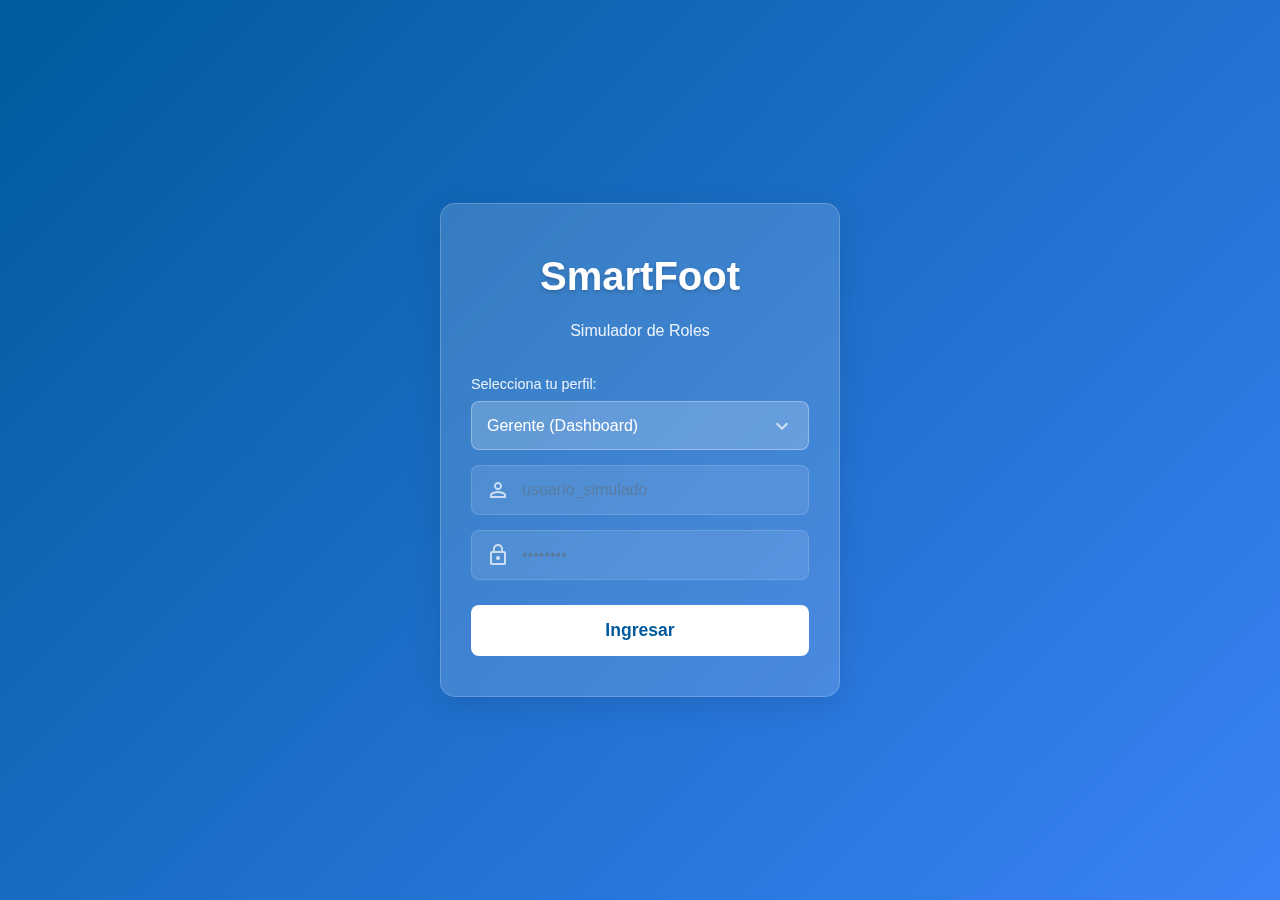
<file: index.html>
<!DOCTYPE html>
<html lang="es">
<head>
    <meta charset="UTF-8">
    <meta name="viewport" content="width=device-width, initial-scale=1.0">
    <title>SmartFoot Login</title>
    <link rel="stylesheet" href="css/style.css">
    <link href="https://fonts.googleapis.com/icon?family=Material+Icons" rel="stylesheet">
</head>
<body class="login-page-body">

    <div class="login-card">
        <h1>SmartFoot</h1>
        <p>Simulador de Roles</p>
        
        <div class="form-group">
            <label for="user-type" class="login-label">Selecciona tu perfil:</label>
            <div class="select-wrapper">
                <select id="user-type">
                    <option value="gerente">Gerente (Dashboard)</option>
                    <option value="auxiliar">Auxiliar (Almacén)</option>
                    <option value="vendedor">Vendedor (Caja)</option>
                </select>
                <span class="material-icons select-arrow">expand_more</span>
            </div>
        </div>

        <div class="form-group input-with-icon">
            <span class="material-icons">person_outline</span>
            <input type="text" id="usuario" placeholder="usuario_simulado" disabled>
        </div>
        <div class="form-group input-with-icon">
            <span class="material-icons">lock_outline</span>
            <input type="password" id="password" placeholder="••••••••" disabled>
        </div>

        <button class="btn btn-primary btn-full-width" id="login-btn">
            Ingresar
        </button>
    </div>

    <script src="js/main.js"></script>
</body>
</html>
</file>
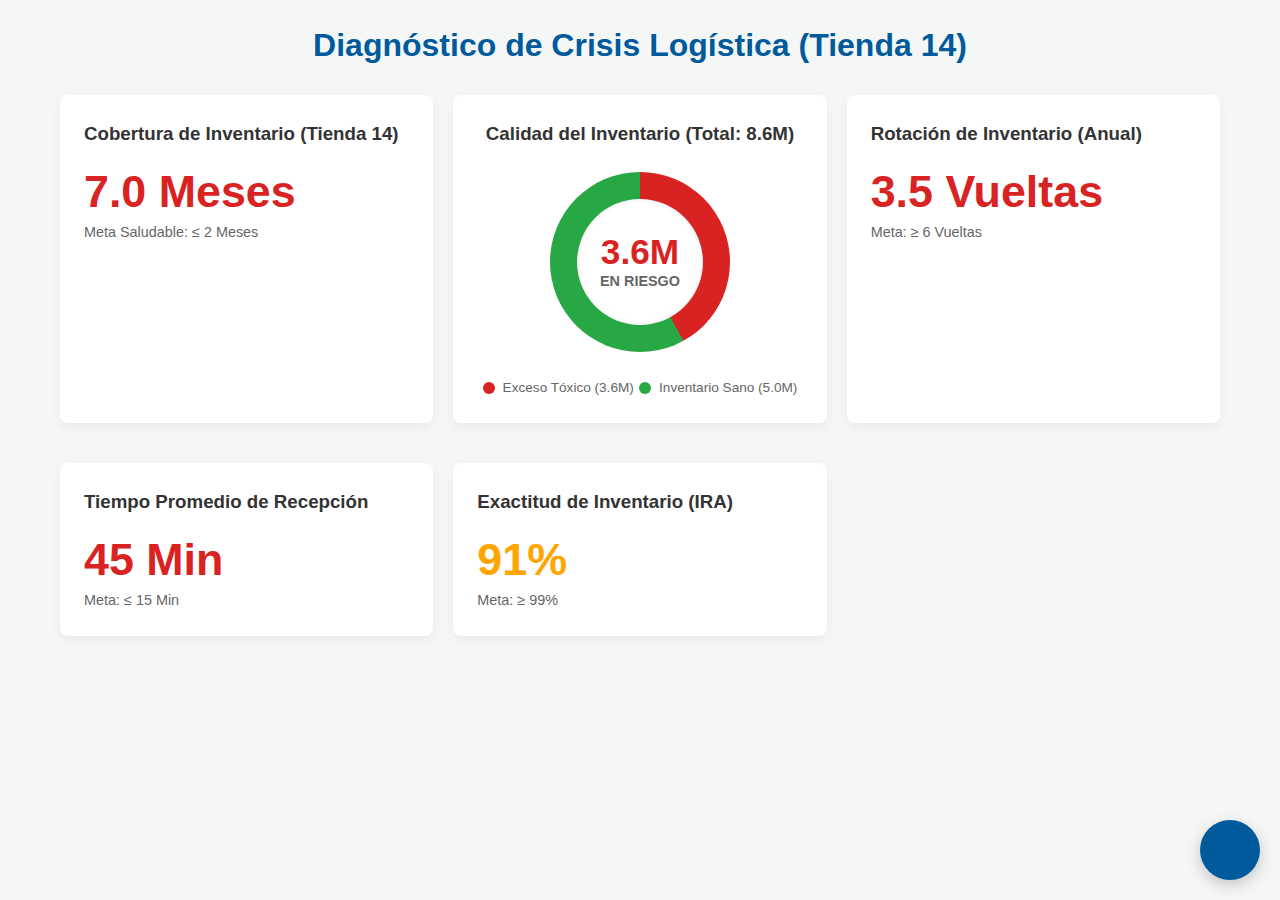
<file: BotV1/index.html>
<!DOCTYPE html>
<html lang="es">
<head>
    <meta charset="UTF-8">
    <title>SmartFoot Dashboard KPI</title>
    <link rel="stylesheet" href="/styles/style.css">
    <link href="https://fonts.googleapis.com/icon?family=Material+Icons" rel="stylesheet">
</head>
<body>

    <div class="dashboard-container">
        
        <h1>Diagnóstico de Crisis Logística (Tienda 14)</h1>
        
        <div class="kpi-grid">

            <div class="card kpi-card">
                <h3>Cobertura de Inventario (Tienda 14)</h3>
                <p class="kpi-value text-danger">7.0 Meses</p>
                <p class="kpi-meta">Meta Saludable: ≤ 2 Meses</p>
            </div>

            <div class="card kpi-card donut-chart-container">
                <h3>Calidad del Inventario (Total: 8.6M)</h3>
                
                <div class="donut-chart" role="progressbar" aria-valuenow="42" aria-valuemin="0" aria-valuemax="100">
                    <span class="donut-center-text">
                        <span class="donut-value text-danger">3.6M</span>
                        EN RIESGO
                    </span>
                </div>
                
                <div class="donut-legend">
                    <div class="legend-item">
                        <span class="legend-dot" style="background-color: var(--color-danger);"></span>
                        Exceso Tóxico (3.6M)
                    </div>
                    <div class="legend-item">
                        <span class="legend-dot" style="background-color: var(--color-success);"></span>
                        Inventario Sano (5.0M)
                    </div>
                </div>
            </div>

            <div class="card kpi-card">
                <h3>Rotación de Inventario (Anual)</h3>
                <p class="kpi-value text-danger">3.5 Vueltas</p>
                <p class="kpi-meta">Meta: ≥ 6 Vueltas</p>
            </div>

            <div class="card kpi-card">
                <h3>Tiempo Promedio de Recepción</h3>
                <p class="kpi-value text-danger">45 Min</p> <p class="kpi-meta">Meta: ≤ 15 Min</p>
            </div>
            
            <div class="card kpi-card">
                <h3>Exactitud de Inventario (IRA)</h3>
                <p class="kpi-value text-warning">91%</p> <p class="kpi-meta">Meta: ≥ 99%</p>
            </div>

        </div> </div> <div id="chat-bubble">
        <span class="material-icons">support_agent</span>
        <span id="chat-notification" class="notification-dot"></span>
    </div>

    <div class="chat-container" id="chat-widget-container">
        
        <div class="chat-header">
            <h3>Asistente de Decisión SmartFoot</h3>
            <button id="close-chat" class="close-btn">&times;</button>
        </div>
        
        <div id="chatbox">
            </div>

        <div class="chat-input-area">
            <input type="text" id="userInput" placeholder="Escribe 'Sí' o 'Ignorar'..." />
            <button id="sendButton" class="btn btn-primary">Enviar</button>
        </div>
    </div>

    <script src="app.js"></script>
</body>
</html>
</file>
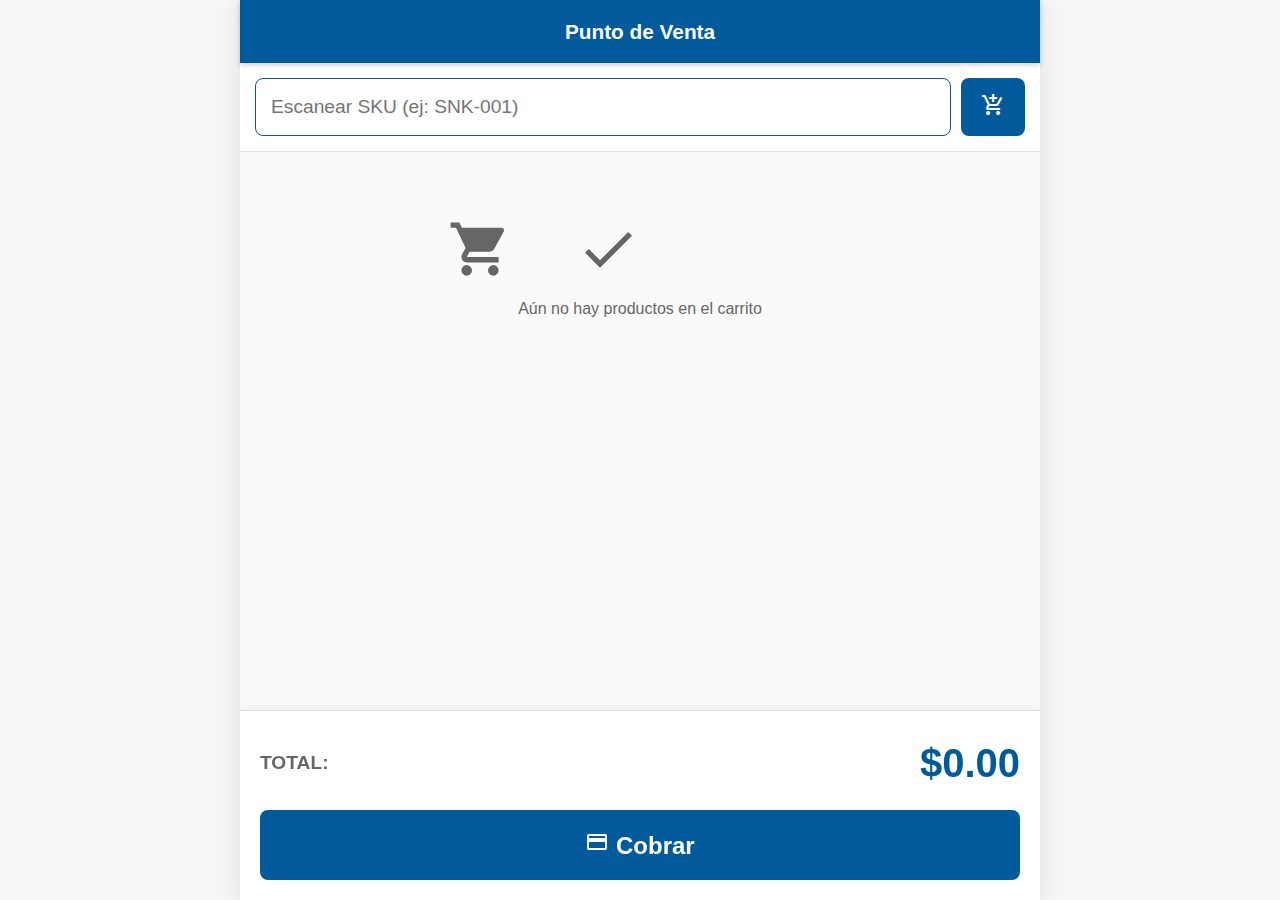
<file: html/caja.html>
<!DOCTYPE html>
<html lang="es">
<head>
    <meta charset="UTF-8">
    <meta name="viewport" content="width=device-width, initial-scale=1.0">
    <title>SmartFoot Caja</title>
    <link rel="stylesheet" href="../css/style.css">
    <link href="https://fonts.googleapis.com/icon?family=Material+Icons" rel="stylesheet">
</head>
<body>

    <div class="caja-container">
        <header class="app-header">
            <h1>Punto de Venta</h1>
            <a href="../index.html" class="logout-btn">
                <span class="material-icons">logout</span>
            </a>
        </header>

        <main class="caja-main">
            <div class="caja-scan-bar">
                <input type="text" id="caja-scan-input" placeholder="Escanear SKU (ej: SNK-001)" autofocus>
                <button class="btn btn-primary" id="caja-add-btn">
                    <span class="material-icons">add_shopping_cart</span>
                </button>
            </div>

            <div class="caja-cart-items" id="caja-cart-items">
                </div>

            <footer class="caja-footer">
                <div class="caja-totals">
                    <h3>TOTAL:</h3>
                    <span class="total-amount" id="caja-total-amount">$0.00</span>
                </div>
                <button class="btn btn-primary btn-full-width" id="caja-charge-btn">
                    <span class="material-icons">payment</span>
                    Cobrar
                </button>
            </footer>
        </main>
    </div>

    <div class="modal-overlay" id="success-modal">
        <div class="modal-content">
            <span class="material-icons">check_circle</span>
            <h2>Venta Completada</h2>
            <p>Total cobrado:</p>
            <span class="total-amount-modal" id="modal-total-amount">$0.00</span>
            <button class="btn btn-primary" id="modal-close-btn">Nueva Venta</button>
        </div>
    </div>


    <script src="../js/main.js"></script>
</body>
</html>
</file>
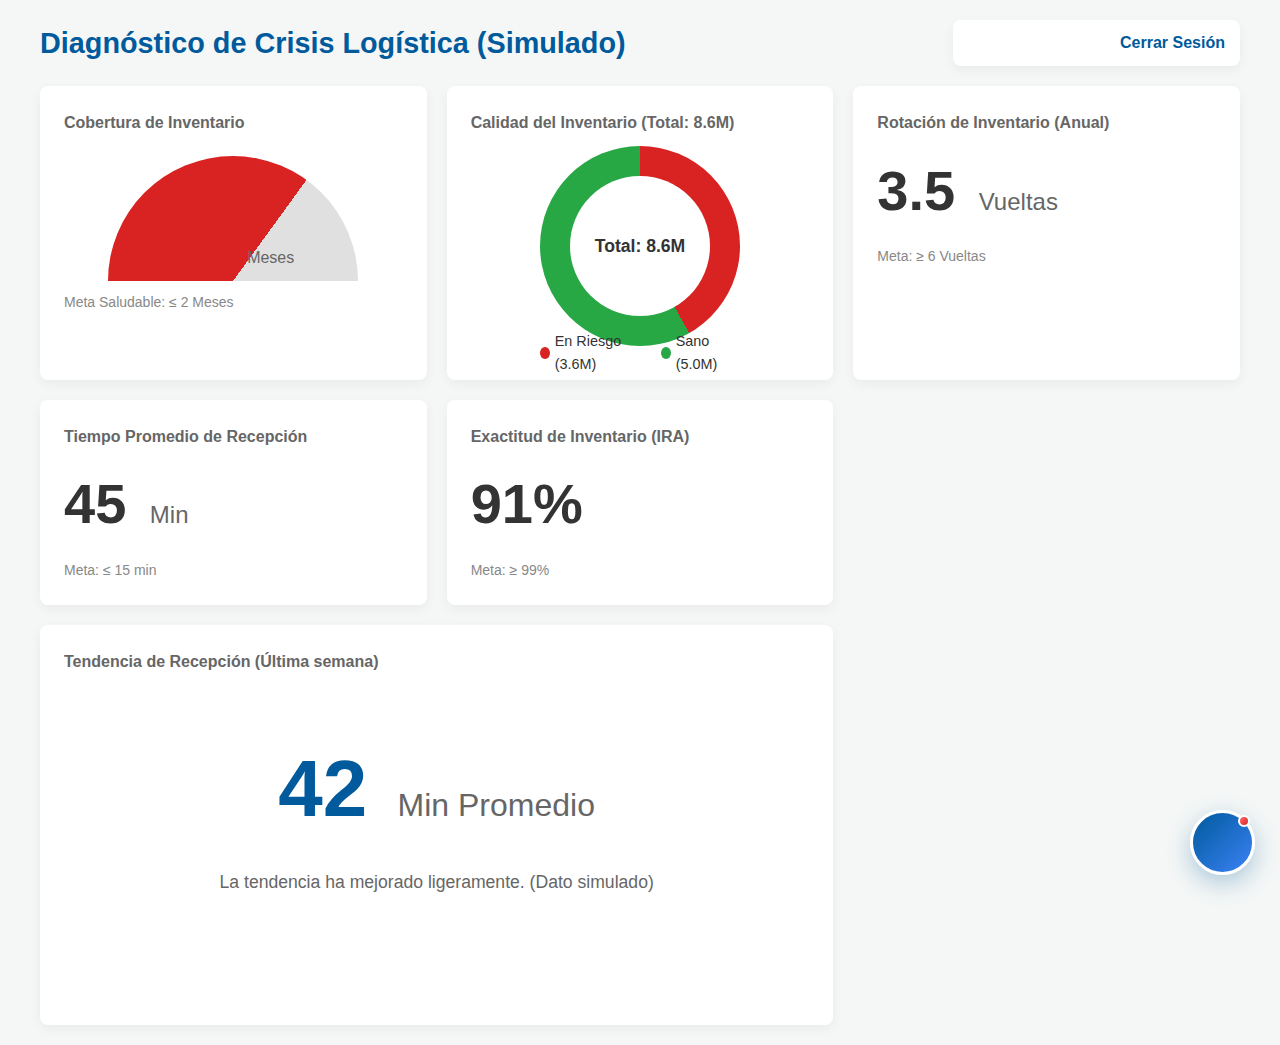
<file: html/dashboard.html>
<!DOCTYPE html>
<html lang="es">
<head>
    <meta charset="UTF-8">
    <meta name="viewport" content="width=device-width, initial-scale=1.0">
    <title>SmartFoot Dashboard</title>
    
    <link rel="stylesheet" href="../css/style.css">
    <link href="https://fonts.googleapis.com/icon?family=Material+Icons" rel="stylesheet">
</head>
<body>

    <div class="dashboard-header">
        <h1>Diagnóstico de Crisis Logística (Simulado)</h1>
        <a href="../index.html" class="logout-btn">
            <span class="material-icons">logout</span>
            Cerrar Sesión
        </a>
    </div>

    <div class="dashboard-grid">
      <div class="kpi-box">
        <h3>Cobertura de Inventario</h3>
        <div class="css-gauge">
          <div class="css-gauge-inner-text">7.0 <span class="kpi-unit">Meses</span></div>
        </div>
        <p>Meta Saludable: ≤ 2 Meses</p>
      </div>

      <div class="kpi-box">
        <h3>Calidad del Inventario (Total: 8.6M)</h3>
        <div class="css-donut">
          <div class="css-donut-legend">
            <div class="legend-item">
              <span class="legend-dot" style="background-color: var(--color-danger);"></span>
              En Riesgo (3.6M)
            </div>
            <div class="legend-item">
              <span class="legend-dot" style="background-color: var(--color-success);"></span>
              Sano (5.0M)
            </div>
          </div>
        </div>
      </div>

      <div class="kpi-box">
        <h3>Rotación de Inventario (Anual)</h3>
        <div class="kpi-big-number">3.5 <span class="kpi-unit">Vueltas</span></div>
        <p>Meta: ≥ 6 Vueltas</p>
      </div>
      
      <div class="kpi-box">
        <h3>Tiempo Promedio de Recepción</h3>
        <div class="kpi-big-number">45 <span class="kpi-unit">Min</span></div>
        <p>Meta: ≤ 15 min</p>
      </div>
      
      <div class="kpi-box">
        <h3>Exactitud de Inventario (IRA)</h3>
        <div class="kpi-big-number">91%</div>
        <p>Meta: ≥ 99%</p>
      </div>

      <div class="kpi-box chart-large"> 
        <h3>Tendencia de Recepción (Última semana)</h3>
        <div style="text-align: center; margin-top: 50px;">
             <span style="font-size: 5rem; font-weight: 700; color: var(--primary-color);">
                42 <span class="kpi-unit" style="font-size: 2rem;">Min Promedio</span>
             </span>
             <p style="font-size: 1.1rem; color: var(--text-color-light); margin-top: 15px;">
                La tendencia ha mejorado ligeramente. (Dato simulado)
             </p>
        </div>
      </div>
      </div>

    <div id="chat-bubble">
        <span class="material-icons">support_agent</span>
        <span id="chat-notification"></span> 
    </div>

    <div class="chat-container" id="chat-widget-container">
        <div class="chat-header">
            <h3>Asistente de Decisión (FAQ)</h3>
            <button id="close-chat" class="close-btn">&times;</button>
        </div>
        <div id="chatbox">
            </div>
        
        <div class="chat-input-area">
            <select id="faq-select">
                <option value="">Selecciona una pregunta...</option>
                <option value="1">¿Por qué el inventario está en 7.0 meses?</option>
                <option value="2">¿Qué causa la baja Calidad del Inventario?</option>
                <option value="3">¿Cómo afecta la Recepción lenta?</option>
                <option value="4">¿Cuál es el plan para subir el IRA (91%)?</option>
            </select>
            <button class="btn btn-primary" id="sendButton" disabled>Enviar</button>
        </div>
    </div>

    <script src="../js/main.js"></script>
</body>
</html>
</file>
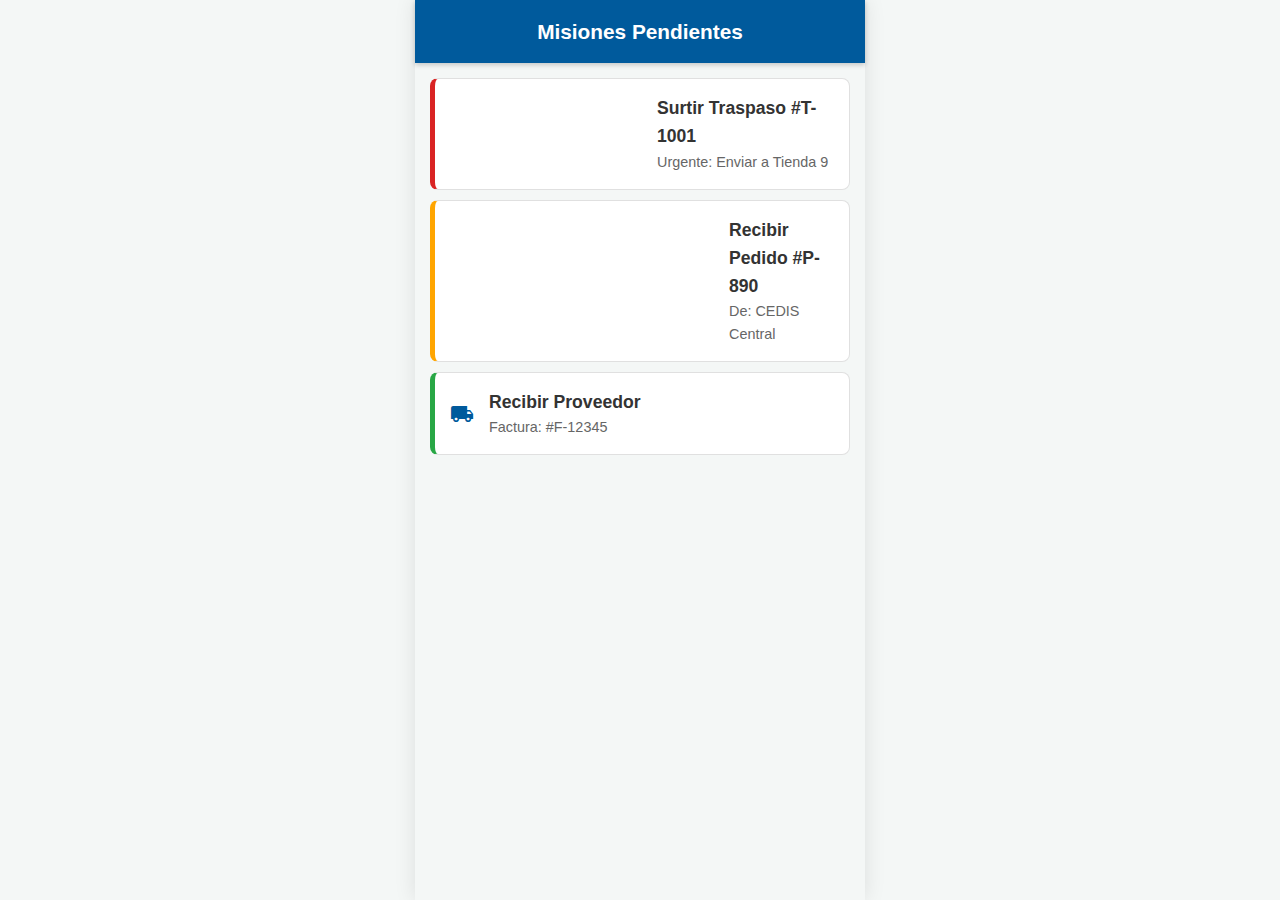
<file: html/operador_menu.html>
<!DOCTYPE html>
<html lang="es">
<head>
    <meta charset="UTF-8">
    <meta name="viewport" content="width=device-width, initial-scale=1.0">
    <title>SmartFoot Misiones</title>
    <link rel="stylesheet" href="../css/style.css">
    <link href="https://fonts.googleapis.com/icon?family=Material+Icons" rel="stylesheet">
</head>
<body>

    <div class="app-container">
        <header class="app-header">
            <h1>Misiones Pendientes</h1>
            <a href="../index.html" class="logout-btn">
                <span class="material-icons">logout</span>
            </a>
        </header>

        <main class="app-content">
            <!-- Lista de tareas simuladas -->
            <ul class="task-list" id="task-list">
                <!-- Tarea 1: Surtir (generada por el bot) -->
                <li class="task-item priority-high" onclick="location.href='surtir.html?task=T-1001'">
                    <span class="material-icons task-icon">task_alt</span>
                    <div class="task-info">
                        <h3>Surtir Traspaso #T-1001</h3>
                        <p>Urgente: Enviar a Tienda 9</p>
                    </div>
                </li>

                <!-- Tarea 2: Recibir Pedido -->
                <li class="task-item priority-normal" onclick="location.href='recibir.html?task=P-890'">
                    <span class="material-icons task-icon">inventory_2</span>
                    <div class="task-info">
                        <h3>Recibir Pedido #P-890</h3>
                        <p>De: CEDIS Central</p>
                    </div>
                </li>
                
                <!-- Tarea 3: Recibir Proveedor -->
                <li class="task-item priority-low" onclick="location.href='recibir.html?task=F-12345'">
                    <span class="material-icons task-icon">local_shipping</span>
                    <div class="task-info">
                        <h3>Recibir Proveedor</h3>
                        <p>Factura: #F-12345</p>
                    </div>
                </li>
            </ul>
        </main>
    </div>

    <script src="../js/main.js"></script>
</body>
</html>
</file>
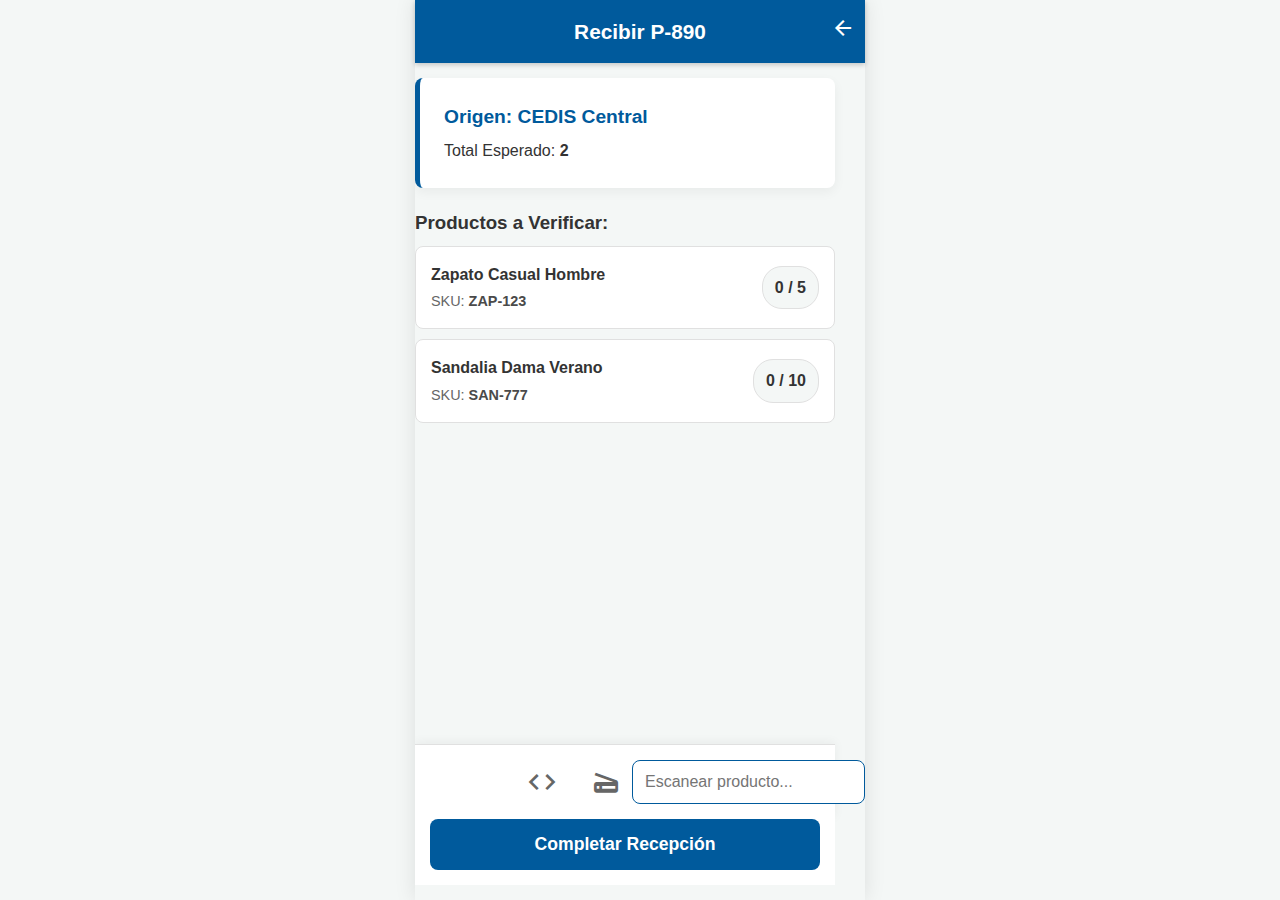
<file: html/recibir.html>
<!DOCTYPE html>
<html lang="es">
<head>
    <meta charset="UTF-8">
    <meta name="viewport" content="width=device-width, initial-scale=1.0">
    <title>SmartFoot Recepción</title>
    <link rel="stylesheet" href="../css/style.css">
    <link href="https://fonts.googleapis.com/icon?family=Material+Icons" rel="stylesheet">
</head>
<body>

    <div class="app-container">
        <header class="app-header">
            <h1 id="task-title">Cargando Tarea...</h1>
            <a href="operador_menu.html" class="logout-btn">
                <span class="material-icons">arrow_back</span>
            </a>
        </header>

        <main class="app-content task-detail-container">
            
            <div class="card task-header-card">
                <h3>Origen: <span id="task-origen">...</span></h3>
                <p>Total Esperado: <span id="task-total-prods">...</span></p>
            </div>

            <h3>Productos a Verificar:</h3>
            <ul class="task-list" id="item-list">
                </ul>

            <div class="scan-input-container">
                <span class="material-icons">qr_code_scanner</span>
                <input type="text" id="scan-input" placeholder="Escanear producto..." autofocus>
            </div>
            
            <div class="scan-actions">
                <button class="btn btn-primary btn-full-width" id="complete-task-btn" disabled>
                    Completar Recepción
                </button>
            </div>
            
        </main>
    </div>

    <script src="../js/main.js"></script>
</body>
</html>
</file>
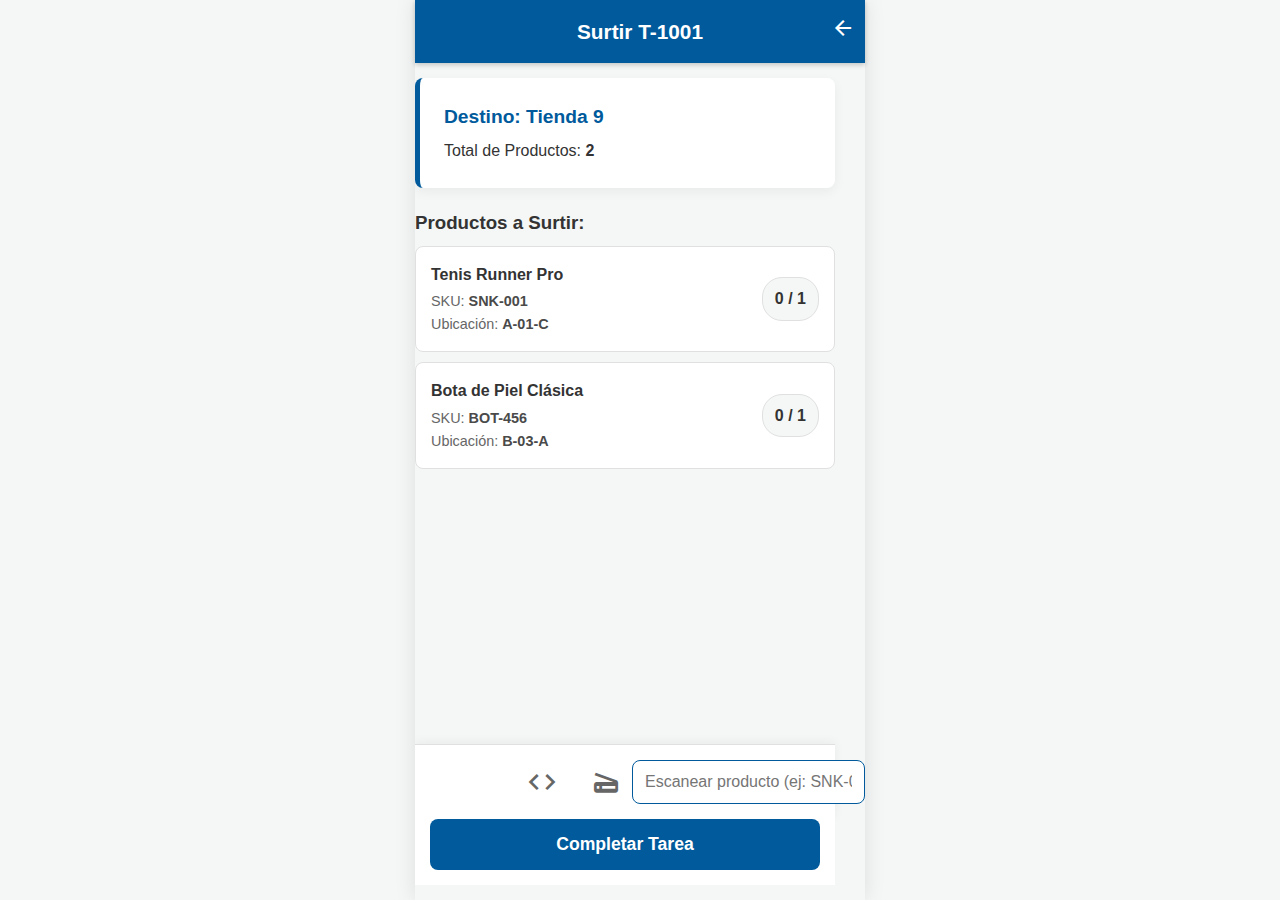
<file: html/surtir.html>
<!DOCTYPE html>
<html lang="es">
<head>
    <meta charset="UTF-8">
    <meta name="viewport" content="width=device-width, initial-scale=1.0">
    <title>SmartFoot Surtido</title>
    <link rel="stylesheet" href="../css/style.css">
    <link href="https://fonts.googleapis.com/icon?family=Material+Icons" rel="stylesheet">
</head>
<body>

    <div class="app-container">
        <header class="app-header">
            <h1 id="task-title">Surtir T-1001</h1>
            <a href="operador_menu.html" class="logout-btn">
                <span class="material-icons">arrow_back</span>
            </a>
        </header>

        <main class="app-content task-detail-container">
            
            <div class="card task-header-card">
                <h3>Destino: <span id="task-destino">Tienda 9</span></h3>
                <p>Total de Productos: <span id="task-total-prods">2</span></p>
            </div>

            <h3>Productos a Surtir:</h3>
            <ul class="task-list" id="item-list">
                <!-- Items simulados -->
                <li class="task-item-detailed" data-sku="SNK-001">
                    <div class="item-info">
                        <h4>Tenis Runner Pro</h4>
                        <p>SKU: <strong>SNK-001</strong></p>
                        <p>Ubicación: <strong>A-01-C</strong></p>
                    </div>
                    <span class="item-qty-badge" id="qty-SNK-001">0 / 1</span>
                </li>
                <li class="task-item-detailed" data-sku="BOT-456">
                    <div class="item-info">
                        <h4>Bota de Piel Clásica</h4>
                        <p>SKU: <strong>BOT-456</strong></p>
                        <p>Ubicación: <strong>B-03-A</strong></p>
                    </div>
                    <span class="item-qty-badge" id="qty-BOT-456">0 / 1</span>
                </li>
            </ul>

            <!-- Input de escaneo (simulado) -->
            <div class="scan-input-container">
                <span class="material-icons">qr_code_scanner</span>
                <input type="text" id="scan-input" placeholder="Escanear producto (ej: SNK-001)" autofocus>
            </div>
            
            <!-- Botón de completar -->
            <div class="scan-actions">
                <button class="btn btn-primary btn-full-width" id="complete-task-btn" disabled>
                    Completar Tarea
                </button>
            </div>
            
        </main>
    </div>

    <script src="../js/main.js"></script>
</body>
</html>
</file>
<file: css/style.css>
/* --- HOJA DE ESTILOS ESTÁNDAR: "SmartFoot Hub" --- */

/* 1. VARIABLES (El Design System) */
:root {
    --primary-color: #005A9C;
    --secondary-color: #4A4A4A;
    --color-danger: #D92323;
    --color-warning: #FFA500;
    --color-success: #28a745;
    --bg-color: #f4f7f6;
    --surface-color: #ffffff;
    --border-color: #e0e0e0;
    --text-color: #333333;
    --text-color-light: #666666;
    --font-family: -apple-system, BlinkMacSystemFont, "Segoe UI", Roboto, 
                   Helvetica, Arial, sans-serif, "Apple Color Emoji", 
                   "Segoe UI Emoji";
    --border-radius: 8px;
    --box-shadow: 0 4px 12px rgba(0, 0, 0, 0.05);
}

/* 2. BASE Y ESTILOS GLOBALES */
* { box-sizing: border-box; margin: 0; padding: 0; }
body {
    font-family: var(--font-family);
    background-color: var(--bg-color);
    color: var(--text-color);
    line-height: 1.6;
}
h1 { color: var(--primary-color); margin-bottom: 1.5rem; text-align: center;}
h2 { color: var(--secondary-color); margin-bottom: 1rem; }
h3 { color: var(--text-color); margin-bottom: 0.5rem; }

/* Botón genérico */
.btn {
    display: inline-block;
    padding: 12px 24px;
    font-size: 1rem;
    font-weight: 600;
    text-align: center;
    text-decoration: none;
    cursor: pointer;
    border: none;
    border-radius: var(--border-radius);
    transition: background-color 0.2s ease, transform 0.1s ease;
}
.btn:active { transform: scale(0.98); }
.btn-primary { background-color: var(--primary-color); color: white; }
.btn-primary:hover { background-color: #004a80; }
.btn-secondary { background-color: var(--secondary-color); color: white; }
.btn-secondary:hover { background-color: #333; }
.btn-danger { background-color: var(--color-danger); color: white; }
.btn-danger:hover { background-color: #b01a1a; }
.btn-full-width { width: 100%; padding: 15px; font-size: 1.1rem; }

/* Tarjeta genérica */
.card {
    background-color: var(--surface-color);
    border-radius: var(--border-radius);
    box-shadow: var(--box-shadow);
    padding: 24px;
    margin-bottom: 20px;
}
.form-group {
    margin-bottom: 15px;
}


/* ===================================== */
/* 3. ESTILOS: LOGIN (index.html)        */
/* ===================================== */
.login-page-body {
    background: linear-gradient(135deg, var(--primary-color) 0%, #3b82f6 100%);
    display: flex;
    justify-content: center;
    align-items: center;
    height: 100vh;
}
.login-card {
    width: 90%;
    max-width: 400px;
    padding: 40px 30px;
    text-align: center;
    background: rgba(255, 255, 255, 0.15);
    backdrop-filter: blur(10px);
    border-radius: 15px;
    border: 1px solid rgba(255, 255, 255, 0.2);
    box-shadow: 0 8px 32px 0 rgba(0, 0, 0, 0.1);
}
.login-card h1 {
    color: white;
    font-size: 2.5rem;
    font-weight: 700;
    text-shadow: 0 2px 4px rgba(0,0,0,0.2);
    margin-bottom: 10px;
}
.login-card p {
    color: rgba(255, 255, 255, 0.9);
    margin-bottom: 30px;
    font-size: 1rem;
}
.login-label {
    color: rgba(255, 255, 255, 0.9);
    font-size: 0.9rem;
    display: block;
    text-align: left;
    margin-bottom: 5px;
}
.select-wrapper {
    position: relative;
}
.select-wrapper .select-arrow {
    position: absolute;
    right: 15px;
    top: 50%;
    transform: translateY(-50%);
    color: rgba(255, 255, 255, 0.7);
    pointer-events: none;
}
.login-card .form-group select {
    width: 100%;
    padding: 15px;
    border: 1px solid rgba(255, 255, 255, 0.3);
    border-radius: var(--border-radius);
    font-size: 1rem;
    background-color: rgba(255, 255, 255, 0.2);
    color: white;
    appearance: none;
    -webkit-appearance: none;
}
.login-card .form-group select option {
    background: var(--primary-color);
    color: white;
}
.input-with-icon {
    position: relative;
}
.input-with-icon .material-icons {
    position: absolute;
    left: 15px;
    top: 50%;
    transform: translateY(-50%);
    color: rgba(255, 255, 255, 0.7);
}
.login-card .form-group input[type="text"],
.login-card .form-group input[type="password"] {
    width: 100%;
    padding: 15px 15px 15px 50px;
    border: 1px solid rgba(255, 255, 255, 0.3);
    border-radius: var(--border-radius);
    font-size: 1rem;
    background-color: rgba(255, 255, 255, 0.2);
    color: white;
}
.login-card .form-group input:disabled {
    opacity: 0.5;
}
.login-card .btn-primary {
    background-color: white;
    color: var(--primary-color);
    font-size: 1.1rem;
    padding: 15px;
    margin-top: 10px;
}
.login-card .btn-primary:hover {
    background-color: #f0f0f0;
}


/* ===================================== */
/* 4. ESTILOS: APP (MÓVIL Y CAJA)        */
/* ===================================== */

.app-container {
    width: 100%;
    max-width: 450px; /* Simula un handheld/teléfono */
    margin: 0 auto;
    height: 100vh;
    background-color: var(--bg-color);
    display: flex;
    flex-direction: column;
    box-shadow: 0 0 20px rgba(0,0,0,0.1);
}
.app-header {
    background-color: var(--primary-color);
    color: white;
    padding: 15px;
    text-align: center;
    position: relative;
    box-shadow: 0 2px 5px rgba(0,0,0,0.2);
    z-index: 10;
}
.app-header h1 { color: white; font-size: 1.3rem; margin: 0; }
.app-header .logout-btn {
    position: absolute; right: 10px; top: 50%;
    transform: translateY(-50%); background: none; border: none;
    color: white; font-size: 1.5rem; cursor: pointer;
    text-decoration: none;
}
.app-content { flex-grow: 1; overflow-y: auto; padding: 15px; }

/* --- Pantalla de Menú (Misiones) --- */
.task-list { list-style: none; padding: 0; }
.task-item {
    background-color: var(--surface-color); border: 1px solid var(--border-color);
    border-radius: var(--border-radius); padding: 15px; margin-bottom: 10px;
    cursor: pointer; transition: box-shadow 0.2s ease, transform 0.2s ease;
    display: flex; align-items: center; gap: 15px;
}
.task-item:hover { box-shadow: var(--box-shadow); transform: scale(1.02); }
.task-icon { font-size: 2rem; color: var(--primary-color); }
.task-info h3 { font-size: 1.1rem; margin: 0; color: var(--text-color); }
.task-info p { font-size: 0.9rem; margin: 0; color: var(--text-color-light); }
.task-item.priority-high { border-left: 5px solid var(--color-danger); }
.task-item.priority-normal { border-left: 5px solid var(--color-warning); }
.task-item.priority-low { border-left: 5px solid var(--color-success); }

/* --- Pantallas de Surtido/Recepción --- */
.task-detail-container {
    display: flex;
    flex-direction: column;
    height: 100%;
}
.task-header-card {
    border-left: 5px solid var(--primary-color);
}
.task-header-card h3 { 
    font-size: 1.2rem; 
    margin: 0 0 5px 0; 
    color: var(--primary-color);
}
.task-header-card p { font-size: 1rem; margin: 0; }
.task-header-card span { font-weight: 600; }

/* Lista de items */
.task-item-detailed {
    background-color: var(--surface-color);
    border-radius: var(--border-radius);
    border: 1px solid var(--border-color);
    padding: 15px;
    margin-bottom: 10px;
    display: flex;
    justify-content: space-between;
    align-items: center;
    transition: background-color 0.3s ease;
}
.item-info h4 { font-size: 1rem; margin: 0 0 3px 0; color: var(--text-color); }
.item-info p { font-size: 0.9rem; margin: 0; color: var(--text-color-light); }
.item-info p strong { color: var(--secondary-color); }

/* Contador (Surtir) */
.item-qty-badge {
    background-color: var(--bg-color);
    border: 1px solid var(--border-color);
    border-radius: 20px;
    padding: 8px 12px;
    font-size: 1rem;
    font-weight: 600;
    color: var(--text-color);
    white-space: nowrap;
}
/* Estado "Escaneado" */
.task-item-detailed.scanned {
    background-color: #e6f7ec;
    border-color: var(--color-success);
}
.task-item-detailed.scanned .item-qty-badge {
    background-color: var(--color-success);
    color: white;
    border-color: var(--color-success);
}
.task-item-detailed.scanned h4 {
    text-decoration: line-through;
    color: var(--text-color-light);
}


/* Input de Escaneo (Abajo Fijo) */
.scan-input-container {
    margin-top: auto;
    padding: 15px;
    background-color: var(--surface-color);
    border-top: 1px solid var(--border-color);
    box-shadow: 0 -2px 10px rgba(0,0,0,0.05);
    display: flex;
    gap: 10px;
    align-items: center;
}
.scan-input-container .material-icons {
    font-size: 2rem;
    color: var(--text-color-light);
}
.scan-input-container input[type="text"] {
    flex-grow: 1;
    padding: 12px;
    font-size: 1rem;
    border: 1px solid var(--border-color);
    border-radius: var(--border-radius);
}
.scan-input-container input:focus {
    outline: none;
    border-color: var(--primary-color);
}
.scan-actions {
    padding: 15px;
    padding-top: 0;
    background-color: var(--surface-color);
}


/* ===================================== */
/* 5. ESTILOS: DASHBOARD GERENTE         */
/* ===================================== */
.dashboard-header {
    padding: 20px 40px 0 40px;
    display: flex;
    justify-content: space-between;
    align-items: center;
}
.dashboard-header h1 {
    text-align: left;
    font-size: 1.8rem;
    margin: 0;
}
.dashboard-header .logout-btn {
    background: var(--surface-color);
    color: var(--primary-color);
    font-size: 1rem;
    font-weight: 600;
    padding: 10px 15px;
    border-radius: var(--border-radius);
    text-decoration: none;
    display: flex;
    align-items: center;
    gap: 8px;
    box-shadow: var(--box-shadow);
    transition: all 0.2s ease;
}
.dashboard-header .logout-btn:hover {
    background: #f0f0f0;
    transform: translateY(-2px);
}
.dashboard-grid {
    display: grid;
    grid-template-columns: repeat(auto-fit, minmax(300px, 1fr));
    gap: 20px;
    padding: 20px 40px;
    padding-bottom: 120px;
}
.kpi-box {
    background-color: var(--surface-color);
    border-radius: var(--border-radius);
    padding: 24px;
    box-shadow: var(--box-shadow);
    transition: transform 0.2s ease;
}
.kpi-box:hover {
    transform: translateY(-5px);
}
.kpi-box h3 {
    margin-top: 0;
    font-size: 16px;
    color: var(--text-color-light);
    font-weight: 600;
}
.kpi-big-number {
    font-size: 3.5rem;
    font-weight: 700;
    color: var(--text-color);
    margin: 10px 0;
}
.kpi-unit {
    font-size: 1.5rem;
    color: var(--text-color-light);
    font-weight: 400;
    margin-left: 8px;
}
.kpi-box p {
    font-size: 14px;
    color: #888;
    margin-bottom: 0;
}
.chart-large {
    grid-column: span 2;
    min-height: 400px;
}

/* Gráficas CSS (Velocímetro y Dona) */
.css-gauge {
  width: 100%; max-width: 250px; height: 125px;
  margin: 20px auto 10px; position: relative;
  border-radius: 250px 250px 0 0; overflow: hidden;
  background: conic-gradient(
    from -90deg at 50% 100%,
    var(--color-danger) 0%,
    var(--color-danger) 126deg,
    var(--border-color) 126deg,
    var(--border-color) 180deg
  );
}
.css-gauge-inner-text {
  position: absolute; bottom: 0; left: 50%;
  transform: translateX(-50%);
  font-size: 2.5rem; font-weight: 700;
  color: var(--color-danger);
}
.css-gauge-inner-text .kpi-unit {
  font-size: 1rem; color: var(--text-color-light);
}
.css-donut {
  width: 100%; max-width: 200px; height: 200px;
  margin: 10px auto; border-radius: 50%;
  position: relative; display: flex;
  justify-content: center; align-items: center;
  background: conic-gradient(
    var(--color-danger) 0%,
    var(--color-danger) 41.8%,
    var(--color-success) 41.8%,
    var(--color-success) 100%
  );
}
.css-donut::before {
  content: "Total: 8.6M";
  position: absolute; width: 70%; height: 70%;
  background-color: var(--surface-color);
  border-radius: 50%;
  display: flex; justify-content: center; align-items: center;
  font-size: 1.1rem; font-weight: 600;
  color: var(--text-color);
}
.css-donut-legend {
  position: absolute; bottom: -30px;
  display: flex; gap: 15px; font-size: 0.9rem;
}
.legend-item { display: flex; align-items: center; gap: 5px; }
.legend-dot { width: 12px; height: 12px; border-radius: 50%; }

/* Widget de Chat (Bot/FAQ) */
#chat-bubble {
    position: fixed; bottom: 25px; right: 25px;
    width: 65px; height: 65px; 
    background: linear-gradient(135deg, var(--primary-color) 0%, #3b82f6 100%);
    color: white; border-radius: 50%; display: flex;
    justify-content: center; align-items: center; font-size: 1.8rem;
    cursor: pointer; box-shadow: 0 8px 25px rgba(0, 90, 156, 0.3);
    z-index: 1000; transition: all 0.3s ease;
    border: 3px solid white;
}
#chat-bubble:hover { 
    transform: scale(1.1) rotate(5deg);
    box-shadow: 0 12px 30px rgba(0, 90, 156, 0.4);
}
#chat-notification {
    position: absolute; top: 2px; right: 2px;
    width: 12px; height: 12px; background: linear-gradient(135deg, #ff6b6b 0%, var(--color-danger) 100%);
    border-radius: 50%; border: 2px solid white; display: none;
    animation: pulse 2s infinite;
}
@keyframes pulse {
    0% { transform: scale(1); opacity: 1; }
    50% { transform: scale(1.1); opacity: 0.8; }
    100% { transform: scale(1); opacity: 1; }
}
.chat-container {
    position: fixed; bottom: 100px; right: 25px;
    width: 380px; height: 520px; background-color: var(--surface-color);
    border-radius: 20px; box-shadow: 0 15px 50px rgba(0, 0, 0, 0.15);
    display: none; flex-direction: column; overflow: hidden;
    z-index: 999; border: 1px solid rgba(255, 255, 255, 0.2);
    backdrop-filter: blur(10px);
}
.chat-container.show { 
    display: flex; 
    animation: slideUp 0.3s ease-out;
}
@keyframes slideUp {
    from { opacity: 0; transform: translateY(20px) scale(0.95); }
    to { opacity: 1; transform: translateY(0) scale(1); }
}
.chat-header {
    display: flex; justify-content: space-between; align-items: center;
    padding: 20px 25px; background: linear-gradient(135deg, var(--primary-color) 0%, #3b82f6 100%); color: white;
    position: relative;
}
.chat-header::after {
    content: ''; position: absolute; bottom: 0; left: 5%; width: 90%; height: 1px;
    background: rgba(255, 255, 255, 0.3);
}
.chat-header h3 { font-size: 1.1rem; margin: 0; color: white; font-weight: 600; letter-spacing: 0.5px; }
.close-btn {
    background: rgba(255, 255, 255, 0.2); border: none; color: white;
    font-size: 1.8rem; cursor: pointer; width: 35px; height: 35px; border-radius: 50%;
    display: flex; align-items: center; justify-content: center; transition: all 0.2s ease;
}
.close-btn:hover { background: rgba(255, 255, 255, 0.3); transform: rotate(90deg); }
#chatbox { 
    flex-grow: 1; padding: 25px; overflow-y: auto; background: var(--bg-color);
    display: flex; flex-direction: column; gap: 15px;
}
#chatbox::-webkit-scrollbar { width: 6px; }
#chatbox::-webkit-scrollbar-track { background: rgba(0, 0, 0, 0.05); border-radius: 3px; }
#chatbox::-webkit-scrollbar-thumb { background: rgba(0, 90, 156, 0.2); border-radius: 3px; }
.message { margin-bottom: 0; display: flex; flex-direction: column; animation: messageAppear 0.3s ease-out; }
@keyframes messageAppear {
    from { opacity: 0; transform: translateY(10px); }
    to { opacity: 1; transform: translateY(0); }
}
.message p { 
    max-width: 85%; padding: 15px 18px; border-radius: 20px; line-height: 1.5; 
    font-size: 0.95rem; margin: 0; box-shadow: 0 2px 8px rgba(0, 0, 0, 0.08);
}
.message.bot { align-items: flex-start; }
.message.bot p { background: white; color: var(--text-color); border-bottom-left-radius: 8px; border: 1px solid rgba(0, 0, 0, 0.05); }
.message.bot strong { color: var(--primary-color); font-weight: 600; }
.message.user { align-items: flex-end; }
.message.user p { background: linear-gradient(135deg, var(--primary-color) 0%, #3b82f6 100%); color: white; border-bottom-right-radius: 8px; }
.chat-input-area { 
    display: flex; padding: 20px 25px; background: var(--surface-color); 
    border-top: 1px solid var(--border-color); gap: 12px; align-items: center;
}
#faq-select {
    flex-grow: 1; padding: 14px 18px; border: 1px solid var(--border-color); 
    border-radius: 12px; font-size: 0.95rem; background: white; color: var(--text-color);
    cursor: pointer; transition: all 0.2s ease; appearance: none;
    background-image: url("data:image/svg+xml,%3Csvg xmlns='http://www.w3.org/2000/svg' width='16' height='16' viewBox='0 0 24 24' fill='none' stroke='%23666' stroke-width='2' stroke-linecap='round' stroke-linejoin='round'%3E%3Cpolyline points='6 9 12 15 18 9'%3E%3C/polyline%3E%3C/svg%3E");
    background-repeat: no-repeat; background-position: right 15px center; background-size: 16px;
}
#faq-select:focus { outline: none; border-color: var(--primary-color); box-shadow: 0 0 0 3px rgba(0, 90, 156, 0.1); }
#faq-select:hover { border-color: #ccc; }
.chat-input-area .btn-primary {
    padding: 14px 20px; border-radius: 12px; font-weight: 600; white-space: nowrap;
    transition: all 0.2s ease; background: linear-gradient(135deg, var(--primary-color) 0%, #3b82f6 100%);
}
.chat-input-area .btn-primary:disabled {
    background: var(--border-color); color: var(--text-color-light); cursor: not-allowed; transform: none;
}
.chat-input-area .btn-primary:not(:disabled):hover {
    transform: translateY(-2px); box-shadow: 0 5px 15px rgba(0, 90, 156, 0.3);
}

/* Responsive para móviles */
@media (max-width: 768px) {
    .chat-container { width: calc(100vw - 40px); height: 70vh; right: 20px; left: 20px; bottom: 90px; }
    #chat-bubble { bottom: 20px; right: 20px; }
    .chat-header { padding: 15px 20px; }
    #chatbox { padding: 20px; }
    .chat-input-area { padding: 15px 20px; }
    .dashboard-grid { padding: 20px; padding-bottom: 120px; }
    .dashboard-header { padding: 20px; flex-direction: column; gap: 15px; text-align: center; }
    .dashboard-header h1 { font-size: 1.5rem; }
}


/* ===================================== */
/* 6. ESTILOS: CAJA (caja.html)          */
/* ===================================== */

.caja-container {
    max-width: 800px;
    height: 100vh;
    margin: 0 auto;
    display: flex;
    flex-direction: column;
    background-color: var(--bg-color);
    box-shadow: 0 0 20px rgba(0,0,0,0.1);
}
.caja-main {
    display: flex;
    flex-direction: column;
    height: 100%;
    overflow: hidden;
}
.caja-scan-bar {
    padding: 15px;
    background: var(--surface-color);
    border-bottom: 1px solid var(--border-color);
    display: flex;
    gap: 10px;
}
.caja-scan-bar input {
    flex-grow: 1;
    padding: 15px;
    font-size: 1.2rem;
    border: 1px solid var(--border-color);
    border-radius: var(--border-radius);
}
.caja-scan-bar input:focus {
    outline: none;
    border-color: var(--primary-color);
}
.caja-scan-bar .btn-primary {
    padding: 15px 20px;
}

/* Lista de items del carrito */
.caja-cart-items {
    flex-grow: 1;
    overflow-y: auto;
    padding: 15px;
    background: #fafafa;
}
.cart-item {
    background: var(--surface-color);
    padding: 10px 15px;
    border-radius: var(--border-radius);
    border: 1px solid var(--border-color);
    margin-bottom: 10px;
    display: flex;
    flex-wrap: wrap; 
    justify-content: space-between;
    align-items: center;
    gap: 10px; 
}
.cart-item-name {
    font-weight: 600;
    font-size: 1rem;
    flex-basis: 100%; 
    order: 1;
}
.cart-item-name span {
    display: block;
    font-weight: 400;
    font-size: 0.85rem;
    color: var(--text-color-light);
}
.cart-item-price {
    font-size: 0.9rem;
    color: var(--text-color-light);
    text-align: left; 
    flex-basis: auto;
    order: 2; 
    min-width: 80px;
}
.cart-item-qty {
    display: flex;
    align-items: center;
    justify-content: center;
    order: 3; 
    border-radius: var(--border-radius);
    overflow: hidden;
    box-shadow: 0 1px 3px rgba(0,0,0,0.1);
}
.cart-item-qty button {
    background: var(--bg-color);
    border: 1px solid var(--border-color);
    color: var(--text-color);
    font-size: 1.1rem;
    font-weight: 600;
    width: 40px;
    height: 40px;
    cursor: pointer;
    border-radius: var(--border-radius);
    display: flex;
    align-items: center;
    justify-content: center;
    transition: background-color 0.2s ease;
}
.cart-item-qty button:hover {
    background-color: #e9ecef;
}
.cart-item-qty input {
    padding: 6px 8px !important;
    width: 50px !important;
    text-align: center;
    border: 1px solid var(--border-color);
    border-left: none;
    border-right: none;
    font-size: 1rem;
    -moz-appearance: textfield;
    background-color: var(--surface-color);
}
input::-webkit-outer-spin-button,
input::-webkit-inner-spin-button {
  -webkit-appearance: none;
  margin: 0;
}
.cart-item-qty button:first-child {
    border-top-right-radius: 0;
    border-bottom-right-radius: 0;
    border-right: none;
}
.cart-item-qty button:last-child {
    border-top-left-radius: 0;
    border-bottom-left-radius: 0;
    border-left: none;
}
.cart-item-subtotal {
    font-weight: 600;
    font-size: 1.1rem;
    text-align: right;
    order: 4; 
    min-width: 90px;
}
.cart-item-remove {
    margin-left: auto;
    order: 5;
}
.cart-item-remove .btn-danger {
    padding: 8px 10px;
    font-size: 1.1rem;
    line-height: 1;
    display: flex;
    align-items: center;
    justify-content: center;
}

/* Footer de la caja (Totales) */
.caja-footer {
    background: var(--surface-color);
    border-top: 1px solid var(--border-color);
    padding: 20px;
    box-shadow: 0 -2px 10px rgba(0,0,0,0.05);
}
.caja-totals {
    display: flex;
    justify-content: space-between;
    align-items: center;
    margin-bottom: 15px;
}
.caja-totals h3 {
    font-size: 1.2rem;
    color: var(--text-color-light);
    margin: 0;
}
.caja-totals .total-amount {
    font-size: 2.5rem;
    font-weight: 700;
    color: var(--primary-color);
}
.caja-footer .btn-primary {
    padding: 20px;
    font-size: 1.5rem;
    font-weight: 700;
}

/* Mensaje de "Caja vacía" */
.empty-cart-message {
    text-align: center;
    padding: 50px 20px;
    color: var(--text-color-light);
}
.empty-cart-message .material-icons {
    font-size: 4rem;
    display: block;
    margin-bottom: 15px;
}

/* Modal de Cobro */
.modal-overlay {
    position: fixed;
    top: 0; left: 0; right: 0; bottom: 0;
    background: rgba(0,0,0,0.5);
    display: none;
    justify-content: center;
    align-items: center;
    z-index: 1001;
}
.modal-overlay.show {
    display: flex;
}
.modal-content {
    background: var(--surface-color);
    padding: 30px;
    border-radius: var(--border-radius);
    text-align: center;
    box-shadow: 0 10px 30px rgba(0,0,0,0.2);
    width: 90%;
    max-width: 400px;
}
.modal-content .material-icons {
    font-size: 5rem;
    color: var(--color-success);
}
.modal-content h2 {
    color: var(--color-success);
    margin-top: 15px;
}
.modal-content p {
    font-size: 1.1rem;
    color: var(--text-color-light);
    margin-bottom: 25px;
}
.modal-content .total-amount-modal {
    font-size: 2rem;
    font-weight: 600;
    color: var(--text-color);
    display: block;
    margin-bottom: 10px;
}

/* Ajustes responsivos */
@media (min-width: 600px) {
    .cart-item {
        display: grid;
        grid-template-columns: 1fr 120px 120px 60px;
        align-items: center;
        gap: 20px; 
        flex-wrap: nowrap;
        padding: 15px 25px; 
    }
    .cart-item-name {
        flex-basis: auto;
        order: 1;
    }
    .cart-item-price {
        text-align: right;
        order: 2;
        min-width: auto;
    }
    .cart-item-qty {
        order: 3;
    }
    .cart-item-subtotal {
        text-align: right;
        order: 4;
        min-width: auto;
    }
    .cart-item-remove {
        order: 5;
        margin-left: 0;
    }
    .chart-large {
        grid-column: span 2;
    }
    .dashboard-header {
        padding: 20px 40px 0 40px;
        flex-direction: row;
        gap: 0;
    }
    .dashboard-grid {
        padding: 20px 40px;
    }
}

@media (max-width: 600px) {
    .cart-item-qty input {
        width: 45px !important;
        padding: 8px 6px !important;
    }
    .cart-item-qty button {
        width: 35px;
        height: 35px;
    }
    .caja-container {
        box-shadow: none;
    }
}
</file>
<file: styles/style.css>
/* --- HOJA DE ESTILOS ESTÁNDAR: "SmartFoot Hub" --- */

/* 1. VARIABLES (Las mismas) */
:root {
    --primary-color: #005A9C;
    --secondary-color: #4A4A4A;
    --color-danger: #D92323;
    --color-warning: #FFA500;
    --color-success: #28a745;
    --bg-color: #f4f7f6;
    --surface-color: #ffffff;
    --border-color: #e0e0e0;
    --text-color: #333333;
    --text-color-light: #666666;
    --font-family: -apple-system, BlinkMacSystemFont, "Segoe UI", Roboto, 
                   Helvetica, Arial, sans-serif, "Apple Color Emoji", 
                   "Segoe UI Emoji";
    --border-radius: 8px;
    --box-shadow: 0 4px 12px rgba(0, 0, 0, 0.05);
}

/* 2. BASE Y DASHBOARD */
* { box-sizing: border-box; margin: 0; padding: 0; }
body {
    font-family: var(--font-family);
    background-color: var(--bg-color);
    color: var(--text-color);
    line-height: 1.6;
}
.dashboard-container {
    max-width: 1200px;
    margin: 20px auto;
    padding: 0 20px;
}
h1 { color: var(--primary-color); margin-bottom: 1.5rem; text-align: center;}
h2 { color: var(--secondary-color); margin-bottom: 1rem; }
h3 { color: var(--text-color); margin-bottom: 0.5rem; }

/* Estilos de Tarjetas (KPIs) */
.card {
    background-color: var(--surface-color);
    border-radius: var(--border-radius);
    box-shadow: var(--box-shadow);
    padding: 24px;
    margin-bottom: 20px;
}
.kpi-grid { 
    display: grid; 
    grid-template-columns: repeat(auto-fit, minmax(280px, 1fr)); /* Responsive */
    gap: 20px; 
}
.kpi-card {
    display: flex;
    flex-direction: column;
}
.kpi-value { 
    font-size: 2.8rem; 
    font-weight: 700; 
    margin: 0; 
    line-height: 1.1;
    padding-top: 10px;
}
.kpi-meta { 
    font-size: 0.9rem; 
    color: var(--text-color-light); 
    margin: 0; 
    margin-top: 5px;
}
.text-danger { color: var(--color-danger); }
.text-warning { color: var(--color-warning); }
.text-success { color: var(--color-success); }


/* ===================================== */
/* 3. ESTILOS DE LA GRÁFICA DE DONA "POWER BI" */
/* ===================================== */

.donut-chart-container {
    display: flex;
    flex-direction: column;
    align-items: center;
    justify-content: space-between;
}

.donut-chart-container h3 {
    text-align: center;
    width: 100%;
}

.donut-chart {
    width: 180px;
    height: 180px;
    border-radius: 50%;
    position: relative;
    display: flex;
    justify-content: center;
    align-items: center;
    margin: 15px 0;
    background: conic-gradient(
        var(--color-danger) 0% 42%, 
        var(--color-success) 42% 100%
    );
}

/* El "hoyo" de la dona */
.donut-chart::before {
    content: '';
    position: absolute;
    width: 70%;
    height: 70%;
    background-color: var(--surface-color);
    border-radius: 50%;
    box-shadow: 0 0 5px rgba(0,0,0,0.1) inset;
}

/* El texto del centro */
.donut-center-text {
    position: relative;
    z-index: 1;
    text-align: center;
    font-size: 0.9rem;
    font-weight: 600;
    color: var(--text-color-light);
    line-height: 1.3;
}
.donut-center-text .donut-value {
    display: block;
    font-size: 2.2rem;
    font-weight: 700;
    line-height: 1.1;
}

/* La leyenda de la dona */
.donut-legend {
    width: 100%;
    display: flex;
    justify-content: space-evenly;
    margin-top: 10px;
}
.legend-item {
    display: flex;
    align-items: center;
    font-size: 0.85rem;
    color: var(--text-color-light);
}
.legend-dot {
    width: 12px;
    height: 12px;
    border-radius: 50%;
    margin-right: 8px;
}

/* ===================================== */
/* 4. ESTILOS DEL WIDGET DE CHAT (LO NUEVO) */
/* ===================================== */

/* --- La Burbuja Flotante --- */
#chat-bubble {
    position: fixed;
    bottom: 20px;
    right: 20px;
    width: 60px;
    height: 60px;
    background-color: var(--primary-color);
    color: white;
    border-radius: 50%;
    display: flex;
    justify-content: center;
    align-items: center;
    font-size: 2rem;
    cursor: pointer;
    box-shadow: 0 5px 15px rgba(0, 0, 0, 0.2);
    z-index: 1000;
    transition: transform 0.2s ease;
}
#chat-bubble:hover {
    transform: scale(1.1);
}

/* Punto de notificación (para simular alerta) */
#chat-notification {
    position: absolute;
    top: 0;
    right: 0;
    width: 15px;
    height: 15px;
    background-color: var(--color-danger);
    border-radius: 50%;
    border: 2px solid white;
    display: none;
}

/* --- La Ventana del Chat --- */
.chat-container {
    position: fixed;
    bottom: 90px;
    right: 20px;
    width: 350px;
    height: 450px;
    background-color: var(--surface-color);
    border-radius: var(--border-radius);
    box-shadow: 0 5px 20px rgba(0, 0, 0, 0.15);
    display: flex;
    flex-direction: column;
    overflow: hidden;
    z-index: 999;
    
    /* Animación de entrada */
    transform-origin: bottom right;
    transform: scale(0);
    opacity: 0;
    transition: transform 0.2s ease-out, opacity 0.2s ease-out;
}
.chat-container.show {
    transform: scale(1);
    opacity: 1;
}

.chat-header {
    display: flex;
    justify-content: space-between;
    align-items: center;
    padding: 15px 20px;
    background-color: var(--primary-color);
    color: white;
}
.chat-header h3 { font-size: 1.1rem; margin: 0; color: white; }
.close-btn {
    background: none;
    border: none;
    color: white;
    font-size: 1.5rem;
    cursor: pointer;
    opacity: 0.8;
}
.close-btn:hover { opacity: 1; }

#chatbox {
    flex-grow: 1;
    padding: 15px;
    overflow-y: auto;
    background-color: #fafafa;
}

/* --- Mensajes (igual que antes) --- */
.message { margin-bottom: 15px; display: flex; flex-direction: column; }
.message p { max-width: 85%; padding: 10px 15px; border-radius: 18px; line-height: 1.4; font-size: 0.9rem; }
.message.bot { align-items: flex-start; }
.message.bot p { background-color: #e9ecef; color: var(--text-color); border-bottom-left-radius: 4px; }
.message.bot strong { color: var(--primary-color); }
.message.user { align-items: flex-end; }
.message.user p { background-color: var(--primary-color); color: white; border-bottom-right-radius: 4px; }
.message.user strong { display: none; }

/* --- Área de Input (igual que antes) --- */
.chat-input-area { display: flex; padding: 10px; background-color: var(--surface-color); border-top: 1px solid var(--border-color); }
#userInput { flex-grow: 1; padding: 10px; border: 1px solid var(--border-color); border-radius: var(--border-radius); font-size: 0.9rem; margin-right: 10px; }
#userInput:focus { outline: none; border-color: var(--primary-color); }
.btn { padding: 10px 15px; font-size: 0.9rem; border-radius: var(--border-radius); }
</file>
